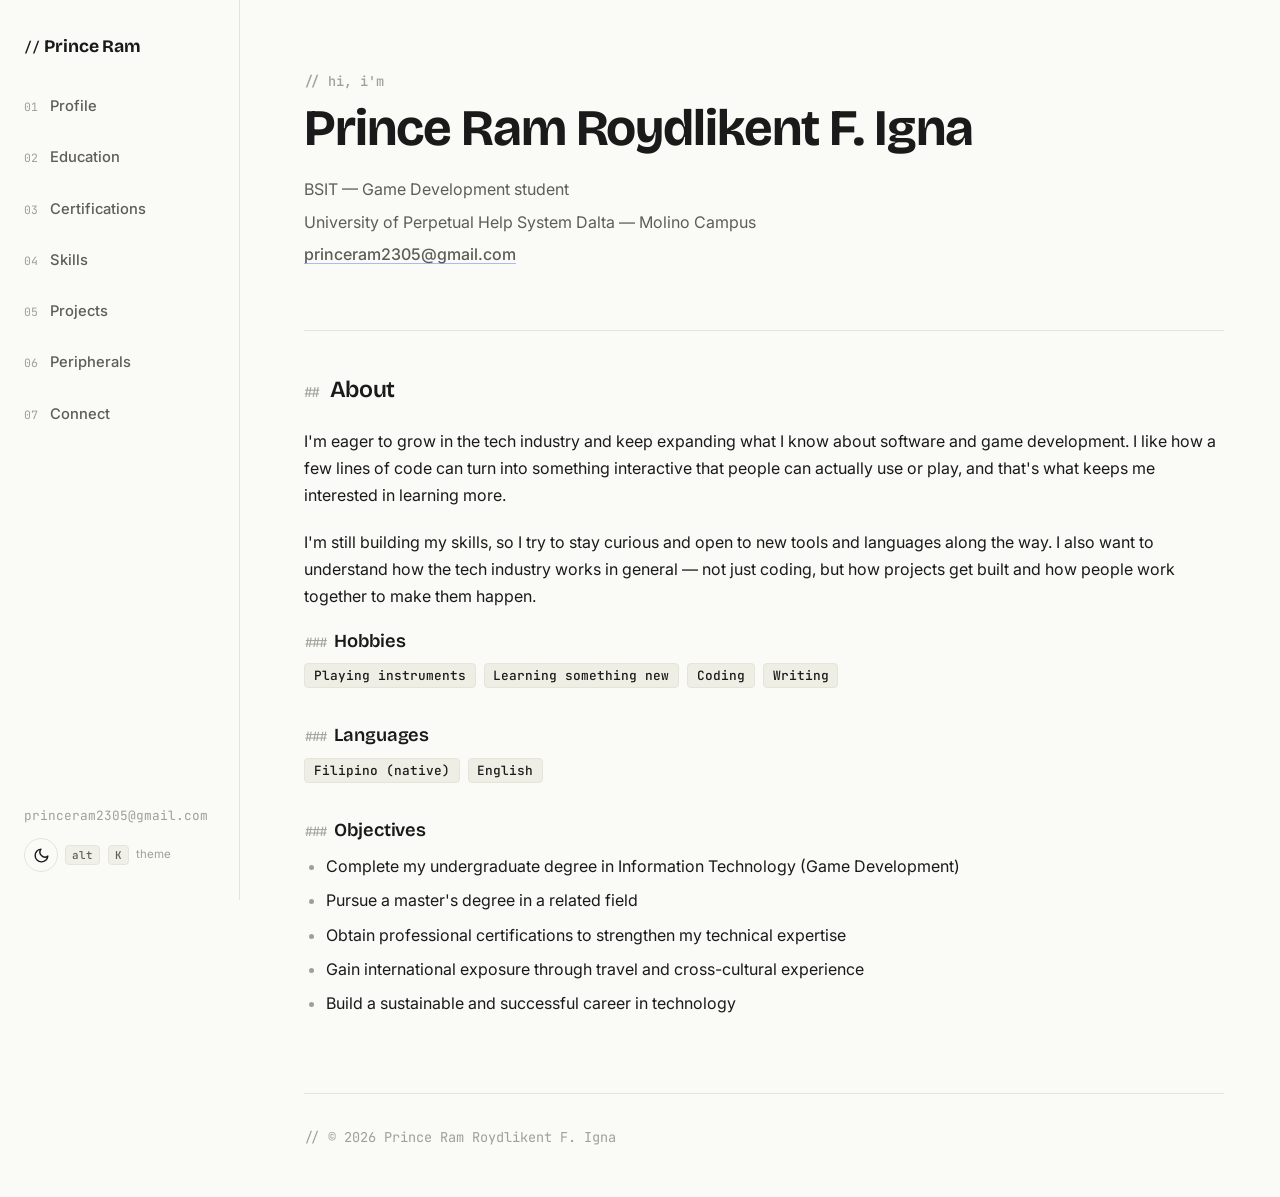
<file: index.html>
<!DOCTYPE html>
<html lang="en">
    <head>
        <meta charset="UTF-8">
        <meta name="viewport" content="width=device-width, initial-scale=1">
        <title>Prince Ram Igna — Portfolio</title>
        <meta name="author" content="Prince Ram Roydlikent F. Igna">
        <meta name="description" content="BSIT — Game Development student. Software and game dev, networking, and full-stack projects.">

        <script>
            (function () {
                try {
                    var stored = localStorage.getItem("portfolio-theme");
                    if (stored === "light" || stored === "dark") {
                        document.documentElement.setAttribute("data-theme", stored);
                    }
                } catch (e) {}
            })();
        </script>

        <link rel="preconnect" href="https://fonts.googleapis.com">
        <link rel="preconnect" href="https://fonts.gstatic.com" crossorigin>
        <link href="https://fonts.googleapis.com/css2?family=Bricolage+Grotesque:opsz,wght@12..96,500;12..96,600;12..96,700;12..96,800&family=Inter:wght@400;500;600;700&family=JetBrains+Mono:wght@400;500&display=swap" rel="stylesheet">
        <link rel="stylesheet" href="css/style.css">
    </head>

    <body>
        <!-- Page Navigation -->
        <aside class="sidebar">
            <div class="sidebar-top">
                <a href="index.html" class="sidebar-brand"><span class="at">//</span>Prince Ram</a>
                <nav class="sidebar-nav" aria-label="Primary">
                    <a href="index.html"><span class="n">01</span>Profile</a>
                    <a href="src/education.html"><span class="n">02</span>Education</a>
                    <a href="src/certifications.html"><span class="n">03</span>Certifications</a>
                    <a href="src/skills.html"><span class="n">04</span>Skills</a>
                    <a href="src/projects.html"><span class="n">05</span>Projects</a>
                    <a href="src/peripherals.html"><span class="n">06</span>Peripherals</a>
                    <a href="src/connect.html"><span class="n">07</span>Connect</a>
                </nav>
            </div>

            <div class="sidebar-bottom">
                <a class="sidebar-email" href="mailto:princeram2305@gmail.com">princeram2305@gmail.com</a>
                <div class="sidebar-kbd">
                <button class="theme-toggle" type="button" aria-label="Switch theme">
                    <svg class="icon-moon" viewBox="0 0 24 24" fill="none" stroke="currentColor" stroke-width="2" stroke-linecap="round" stroke-linejoin="round" aria-hidden="true">
                        <path d="M21 12.79A9 9 0 1 1 11.21 3 7 7 0 0 0 21 12.79z"></path>
                    </svg>

                    <svg class="icon-sun" viewBox="0 0 24 24" fill="none" stroke="currentColor" stroke-width="2" stroke-linecap="round" stroke-linejoin="round" aria-hidden="true">
                        <circle cx="12" cy="12" r="4"></circle>
                        <path d="M12 2v2M12 20v2M4.93 4.93l1.41 1.41M17.66 17.66l1.41 1.41M2 12h2M20 12h2M4.93 19.07l1.41-1.41M17.66 6.34l1.41-1.41"></path>
                    </svg>
                </button>
                    <kbd>alt</kbd><kbd>K</kbd><span>theme</span>
                </div>
            </div>
        </aside>

        <!-- Main Content -->
        <main class="main">
            <div class="wrap">
                <header>
                    <p class="hello">// hi, i'm</p>
                    <h1>Prince Ram Roydlikent F. Igna</h1>
                    <p class="meta">BSIT — Game Development student</p>
                    <p class="meta">University of Perpetual Help System Dalta — Molino Campus</p>
                    <p class="meta mail"><a href="mailto:princeram2305@gmail.com">princeram2305@gmail.com</a></p>
                </header>

                <!-- About -->
                <section id="about">
                    <h2>About</h2>
                    <p>I'm eager to grow in the tech industry and keep expanding what I know about software and game development. I like how a few lines of code can turn into something interactive that people can actually use or play, and that's what keeps me interested in learning more.</p>

                    <p>I'm still building my skills, so I try to stay curious and open to new tools and languages along the way. I also want to understand how the tech industry works in general — not just coding, but how projects get built and how people work together to make them happen.</p>

                    <h3>Hobbies</h3>
                    <ul class="tags">
                        <li>Playing instruments</li>
                        <li>Learning something new</li>
                        <li>Coding</li>
                        <li>Writing</li>
                    </ul>

                    <h3>Languages</h3>
                    <ul class="tags">
                        <li>Filipino (native)</li>
                        <li>English</li>
                    </ul>

                    <h3>Objectives</h3>
                    <ul>
                        <li>Complete my undergraduate degree in Information Technology (Game Development)</li>
                        <li>Pursue a master's degree in a related field</li>
                        <li>Obtain professional certifications to strengthen my technical expertise</li>
                        <li>Gain international exposure through travel and cross-cultural experience</li>
                        <li>Build a sustainable and successful career in technology</li>
                    </ul>
                </section>

                <footer>
                    <p>// &copy; <span id="year">2026</span> Prince Ram Roydlikent F. Igna</p>
                </footer>
            </div>
        </main>

        <script src="js/script.js"></script>

    </body>
</html>
</file>
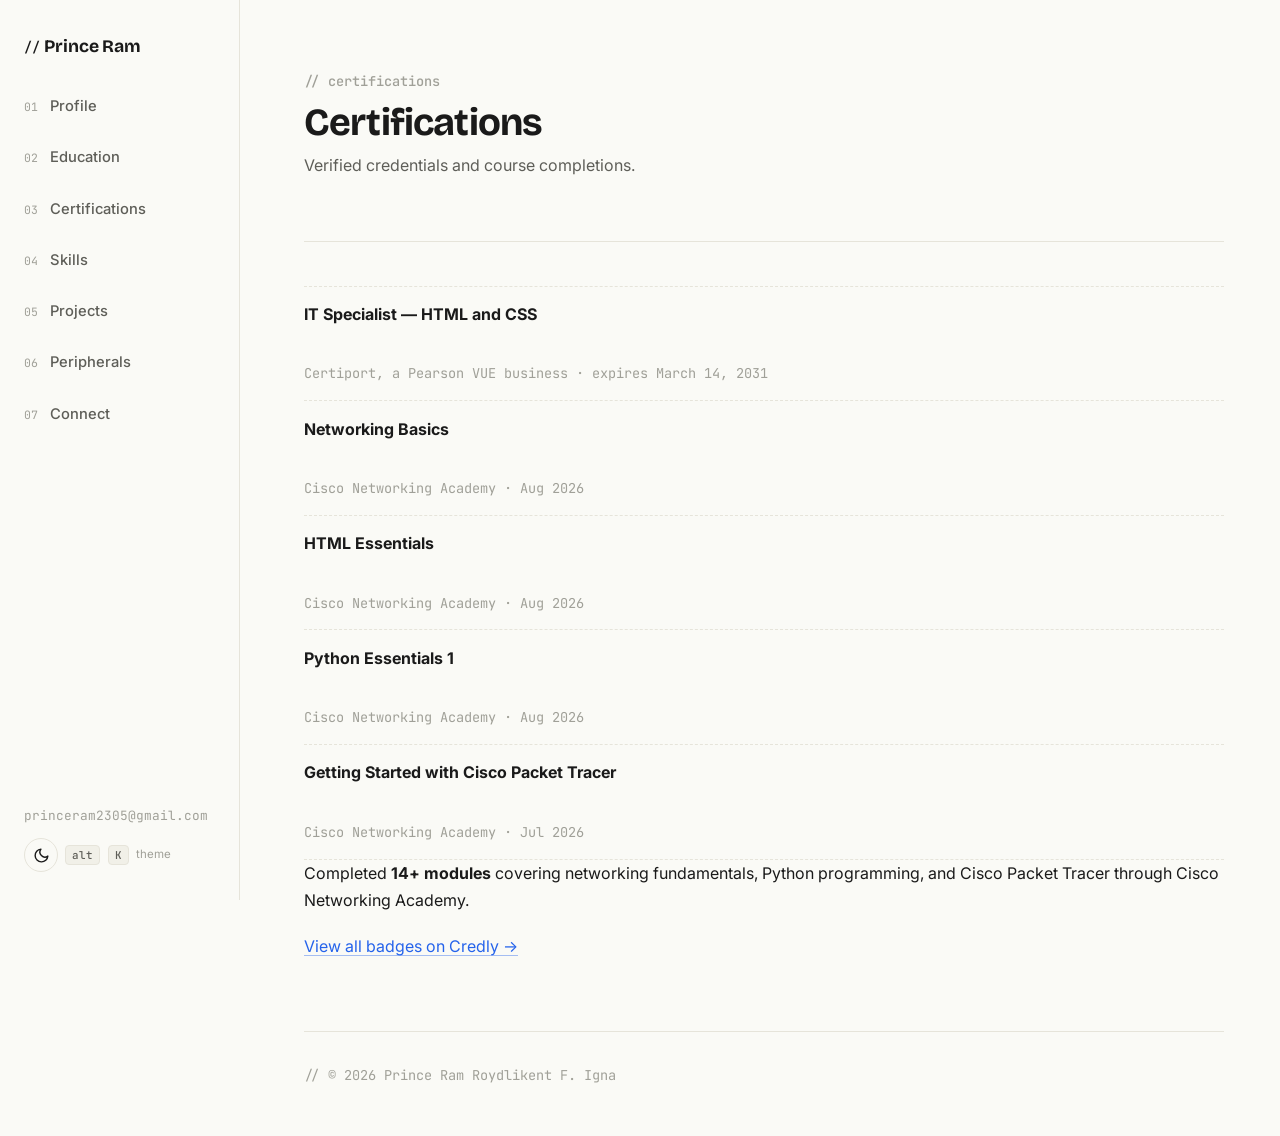
<file: src/certifications.html>
<!DOCTYPE html>
<html lang="en">
    <head>
        <title>Certifications | My Portfolio</title>
        <meta charset="UTF-8">
        <meta name="viewport" content="width=device-width, initial-scale=1">
        <meta name="author" content="Prince Ram Roydlikent F. Igna">
        <meta name="project" content="My Portfolio">
        <meta name="description" content="Professional certifications earned by Prince Ram Roydlikent F. Igna.">

        <script>
            (function () {
                try {
                    var stored = localStorage.getItem("portfolio-theme");
                    if (stored === "light" || stored === "dark") {
                        document.documentElement.setAttribute("data-theme", stored);
                    }
                } catch (e) {}
            })();
        </script>

        <link rel="preconnect" href="https://fonts.googleapis.com">
        <link rel="preconnect" href="https://fonts.gstatic.com" crossorigin>
        <link href="https://fonts.googleapis.com/css2?family=Bricolage+Grotesque:opsz,wght@12..96,500;12..96,600;12..96,700;12..96,800&family=Inter:wght@400;500;600;700&family=JetBrains+Mono:wght@400;500&display=swap" rel="stylesheet">
        <link rel="stylesheet" href="../css/style.css">
    </head>

    <body>

        <aside class="sidebar">
            <div class="sidebar-top">
                <a href="../index.html" class="sidebar-brand"><span class="at">//</span>Prince Ram</a>
                <nav class="sidebar-nav" aria-label="Primary">
                    <a href="../index.html"><span class="n">01</span>Profile</a>
                    <a href="education.html"><span class="n">02</span>Education</a>
                    <a href="certifications.html"><span class="n">03</span>Certifications</a>
                    <a href="skills.html"><span class="n">04</span>Skills</a>
                    <a href="projects.html"><span class="n">05</span>Projects</a>
                    <a href="peripherals.html"><span class="n">06</span>Peripherals</a>
                    <a href="connect.html"><span class="n">07</span>Connect</a>
                </nav>
            </div>

            <div class="sidebar-bottom">
                <a class="sidebar-email" href="mailto:princeram2305@gmail.com">princeram2305@gmail.com</a>
                <div class="sidebar-kbd">
                <button class="theme-toggle" type="button" aria-label="Switch theme">
                    <svg class="icon-moon" viewBox="0 0 24 24" fill="none" stroke="currentColor" stroke-width="2" stroke-linecap="round" stroke-linejoin="round" aria-hidden="true">
                        <path d="M21 12.79A9 9 0 1 1 11.21 3 7 7 0 0 0 21 12.79z"></path>
                    </svg>
                    <svg class="icon-sun" viewBox="0 0 24 24" fill="none" stroke="currentColor" stroke-width="2" stroke-linecap="round" stroke-linejoin="round" aria-hidden="true">
                        <circle cx="12" cy="12" r="4"></circle>
                        <path d="M12 2v2M12 20v2M4.93 4.93l1.41 1.41M17.66 17.66l1.41 1.41M2 12h2M20 12h2M4.93 19.07l1.41-1.41M17.66 6.34l1.41-1.41"></path>
                    </svg>
                </button>
                    <kbd>alt</kbd><kbd>K</kbd><span>theme</span>
                </div>
            </div>
        </aside>

        <main class="main">
            <div class="wrap">
                <header class="small">
                    <p class="hello">// certifications</p>
                    <h1>Certifications</h1>
                    <p class="meta">Verified credentials and course completions.</p>
                </header>

                <section>
                    <ul class="certs">
                        <li>
                            <strong>IT Specialist — HTML and CSS</strong>
                            <span>Certiport, a Pearson VUE business · expires March 14, 2031</span>
                        </li>
                        <li>
                            <strong>Networking Basics</strong>
                            <span>Cisco Networking Academy · Aug 2026</span>
                        </li>
                        <li>
                            <strong>HTML Essentials</strong>
                            <span>Cisco Networking Academy · Aug 2026</span>
                        </li>
                        <li>
                            <strong>Python Essentials 1</strong>
                            <span>Cisco Networking Academy · Aug 2026</span>
                        </li>
                        <li>
                            <strong>Getting Started with Cisco Packet Tracer</strong>
                            <span>Cisco Networking Academy · Jul 2026</span>
                        </li>
                    </ul>
                    <p>Completed <strong>14+ modules</strong> covering networking fundamentals, Python programming, and Cisco Packet Tracer through Cisco Networking Academy.</p>
                    <p><a href="https://www.credly.com/users/prince-ram.345c4fe8" target="_blank" rel="noopener">View all badges on Credly &rarr;</a></p>
                </section>

                <footer>
                    <p>// &copy; <span id="year">2026</span> Prince Ram Roydlikent F. Igna</p>
                </footer>
            </div>
        </main>

        <script src="../js/script.js"></script>

</body>
</html>
</file>
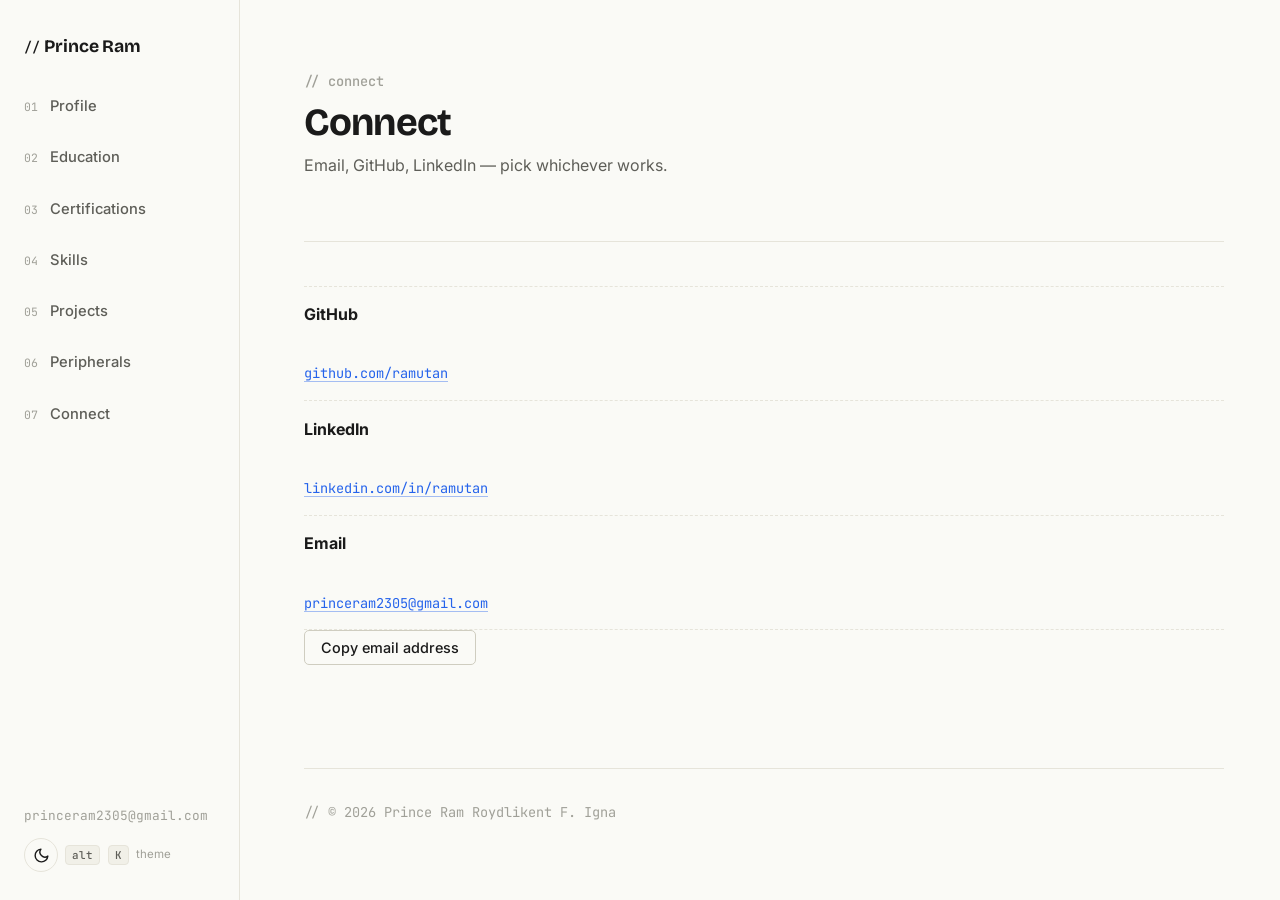
<file: src/connect.html>
<!DOCTYPE html>
<html lang="en">
    <head>
        <meta charset="UTF-8">
        <meta name="viewport" content="width=device-width, initial-scale=1">
        <title>Connect — Prince Ram Igna</title>
        <meta name="author" content="Prince Ram Roydlikent F. Igna">
        <meta name="description" content="Get in touch with Prince Ram Roydlikent F. Igna.">

        <script>
            (function () {
                try {
                    var stored = localStorage.getItem("portfolio-theme");
                    if (stored === "light" || stored === "dark") {
                        document.documentElement.setAttribute("data-theme", stored);
                    }
                } catch (e) {}
            })();
        </script>

        <link rel="preconnect" href="https://fonts.googleapis.com">
        <link rel="preconnect" href="https://fonts.gstatic.com" crossorigin>
        <link href="https://fonts.googleapis.com/css2?family=Bricolage+Grotesque:opsz,wght@12..96,500;12..96,600;12..96,700;12..96,800&family=Inter:wght@400;500;600;700&family=JetBrains+Mono:wght@400;500&display=swap" rel="stylesheet">
        <link rel="stylesheet" href="../css/style.css">
    </head>
    <body>

        <aside class="sidebar">
            <div class="sidebar-top">
                <a href="../index.html" class="sidebar-brand"><span class="at">//</span>Prince Ram</a>
                <nav class="sidebar-nav" aria-label="Primary">
                    <a href="../index.html"><span class="n">01</span>Profile</a>
                    <a href="education.html"><span class="n">02</span>Education</a>
                    <a href="certifications.html"><span class="n">03</span>Certifications</a>
                    <a href="skills.html"><span class="n">04</span>Skills</a>
                    <a href="projects.html"><span class="n">05</span>Projects</a>
                    <a href="peripherals.html"><span class="n">06</span>Peripherals</a>
                    <a href="connect.html"><span class="n">07</span>Connect</a>
                </nav>
            </div>

            <div class="sidebar-bottom">
                <a class="sidebar-email" href="mailto:princeram2305@gmail.com">princeram2305@gmail.com</a>
                <div class="sidebar-kbd">
                <button class="theme-toggle" type="button" aria-label="Switch theme">
                    <svg class="icon-moon" viewBox="0 0 24 24" fill="none" stroke="currentColor" stroke-width="2" stroke-linecap="round" stroke-linejoin="round" aria-hidden="true">
                        <path d="M21 12.79A9 9 0 1 1 11.21 3 7 7 0 0 0 21 12.79z"></path>
                    </svg>
                    <svg class="icon-sun" viewBox="0 0 24 24" fill="none" stroke="currentColor" stroke-width="2" stroke-linecap="round" stroke-linejoin="round" aria-hidden="true">
                        <circle cx="12" cy="12" r="4"></circle>
                        <path d="M12 2v2M12 20v2M4.93 4.93l1.41 1.41M17.66 17.66l1.41 1.41M2 12h2M20 12h2M4.93 19.07l1.41-1.41M17.66 6.34l1.41-1.41"></path>
                    </svg>
                </button>
                    <kbd>alt</kbd><kbd>K</kbd><span>theme</span>
                </div>
            </div>
        </aside>

        <main class="main">
            <div class="wrap">
                <header class="small">
                    <p class="hello">// connect</p>
                    <h1>Connect</h1>
                    <p class="meta">Email, GitHub, LinkedIn — pick whichever works.</p>
                </header>

                <section>
                    <ul class="certs">
                        <li>
                            <strong>GitHub</strong>
                            <span><a href="https://github.com/ramutan" target="_blank" rel="noopener">github.com/ramutan</a></span>
                        </li>
                        <li>
                            <strong>LinkedIn</strong>
                            <span><a href="https://www.linkedin.com/in/ramutan/" target="_blank" rel="noopener">linkedin.com/in/ramutan</a></span>
                        </li>
                        <li>
                            <strong>Email</strong>
                            <span><a href="mailto:princeram2305@gmail.com" id="email-link">princeram2305@gmail.com</a></span>
                        </li>
                    </ul>

                    <button type="button" class="btn" id="copy-email">Copy email address</button>
                    <p id="copy-status" role="status"></p>
                </section>

                <footer>
                    <p>// &copy; <span id="year">2026</span> Prince Ram Roydlikent F. Igna</p>
                </footer>
            </div>
        </main>

        <script src="../js/script.js"></script>
</body>
</html>
</file>
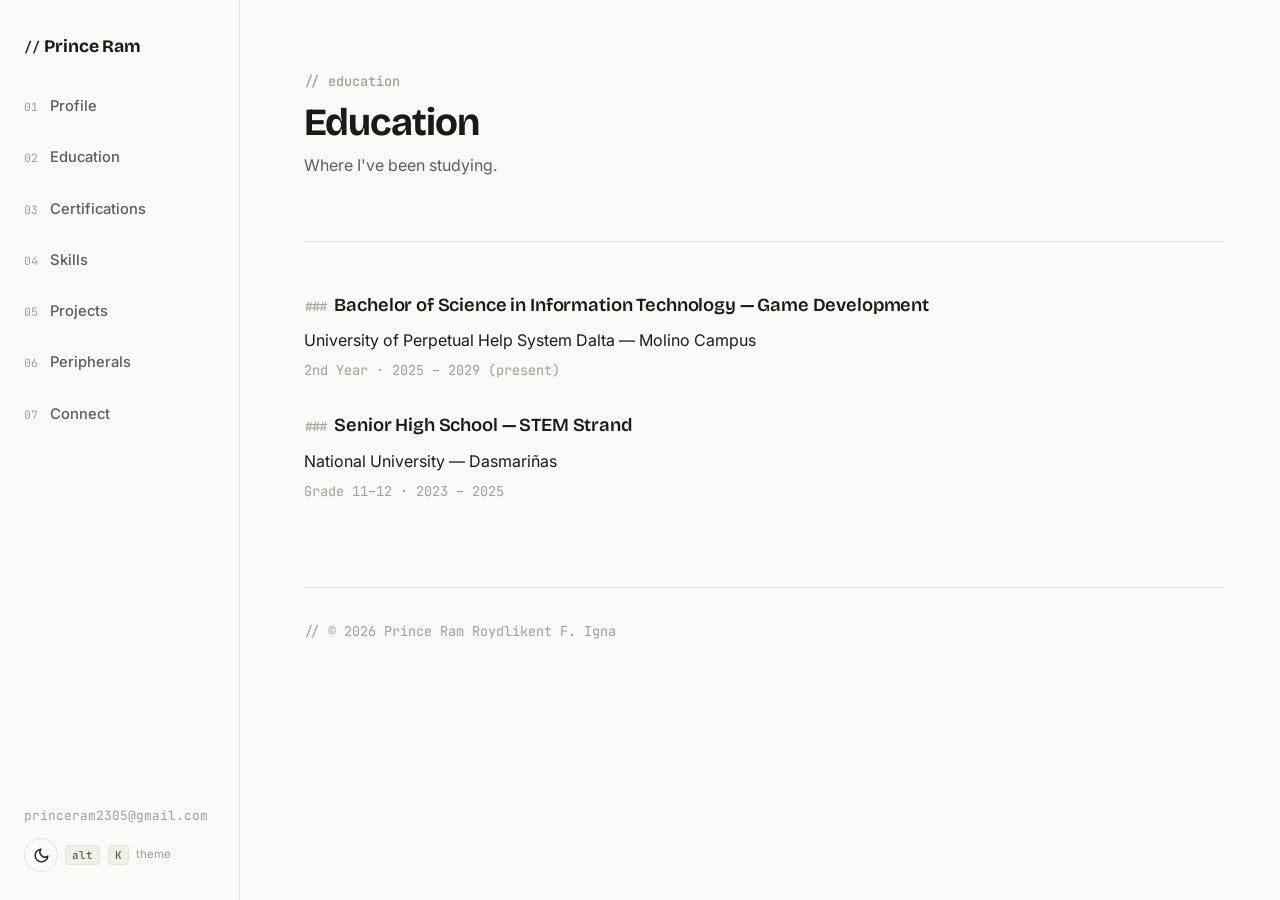
<file: src/education.html>
<!DOCTYPE html>
<html lang="en">
    <head>
        <meta charset="UTF-8">
        <meta name="viewport" content="width=device-width, initial-scale=1">
        <title>Education — Prince Ram Igna</title>
        <meta name="author" content="Prince Ram Roydlikent F. Igna">
        <meta name="description" content="Education history of Prince Ram Roydlikent F. Igna.">

        <script>
            (function () {
                try {
                    var stored = localStorage.getItem("portfolio-theme");
                    if (stored === "light" || stored === "dark") {
                        document.documentElement.setAttribute("data-theme", stored);
                    }
                } catch (e) {}
            })();
        </script>

        <link rel="preconnect" href="https://fonts.googleapis.com">
        <link rel="preconnect" href="https://fonts.gstatic.com" crossorigin>
        <link href="https://fonts.googleapis.com/css2?family=Bricolage+Grotesque:opsz,wght@12..96,500;12..96,600;12..96,700;12..96,800&family=Inter:wght@400;500;600;700&family=JetBrains+Mono:wght@400;500&display=swap" rel="stylesheet">
        <link rel="stylesheet" href="../css/style.css">
    </head>
    <body>

        <aside class="sidebar">
            <div class="sidebar-top">
                <a href="../index.html" class="sidebar-brand"><span class="at">//</span>Prince Ram</a>
                <nav class="sidebar-nav" aria-label="Primary">
                    <a href="../index.html"><span class="n">01</span>Profile</a>
                    <a href="education.html"><span class="n">02</span>Education</a>
                    <a href="certifications.html"><span class="n">03</span>Certifications</a>
                    <a href="skills.html"><span class="n">04</span>Skills</a>
                    <a href="projects.html"><span class="n">05</span>Projects</a>
                    <a href="peripherals.html"><span class="n">06</span>Peripherals</a>
                    <a href="connect.html"><span class="n">07</span>Connect</a>
                </nav>
            </div>

            <div class="sidebar-bottom">
                <a class="sidebar-email" href="mailto:princeram2305@gmail.com">princeram2305@gmail.com</a>
                <div class="sidebar-kbd">
                <button class="theme-toggle" type="button" aria-label="Switch theme">
                    <svg class="icon-moon" viewBox="0 0 24 24" fill="none" stroke="currentColor" stroke-width="2" stroke-linecap="round" stroke-linejoin="round" aria-hidden="true">
                        <path d="M21 12.79A9 9 0 1 1 11.21 3 7 7 0 0 0 21 12.79z"></path>
                    </svg>
                    <svg class="icon-sun" viewBox="0 0 24 24" fill="none" stroke="currentColor" stroke-width="2" stroke-linecap="round" stroke-linejoin="round" aria-hidden="true">
                        <circle cx="12" cy="12" r="4"></circle>
                        <path d="M12 2v2M12 20v2M4.93 4.93l1.41 1.41M17.66 17.66l1.41 1.41M2 12h2M20 12h2M4.93 19.07l1.41-1.41M17.66 6.34l1.41-1.41"></path>
                    </svg>
                </button>
                    <kbd>alt</kbd><kbd>K</kbd><span>theme</span>
                </div>
            </div>
        </aside>

        <main class="main">
            <div class="wrap">
                <header class="small">
                    <p class="hello">// education</p>
                    <h1>Education</h1>
                    <p class="meta">Where I've been studying.</p>
                </header>

                <section>
                    <div class="entry">
                        <h3>Bachelor of Science in Information Technology — Game Development</h3>
                        <p>University of Perpetual Help System Dalta — Molino Campus</p>
                        <p class="when">2nd Year · 2025 – 2029 (present)</p>
                    </div>

                    <div class="entry">
                        <h3>Senior High School — STEM Strand</h3>
                        <p>National University — Dasmariñas</p>
                        <p class="when">Grade 11–12 · 2023 – 2025</p>
                    </div>
                </section>

                <footer>
                    <p>// &copy; <span id="year">2026</span> Prince Ram Roydlikent F. Igna</p>
                </footer>
            </div>
        </main>

        <script src="../js/script.js"></script>
</body>
</html>
</file>
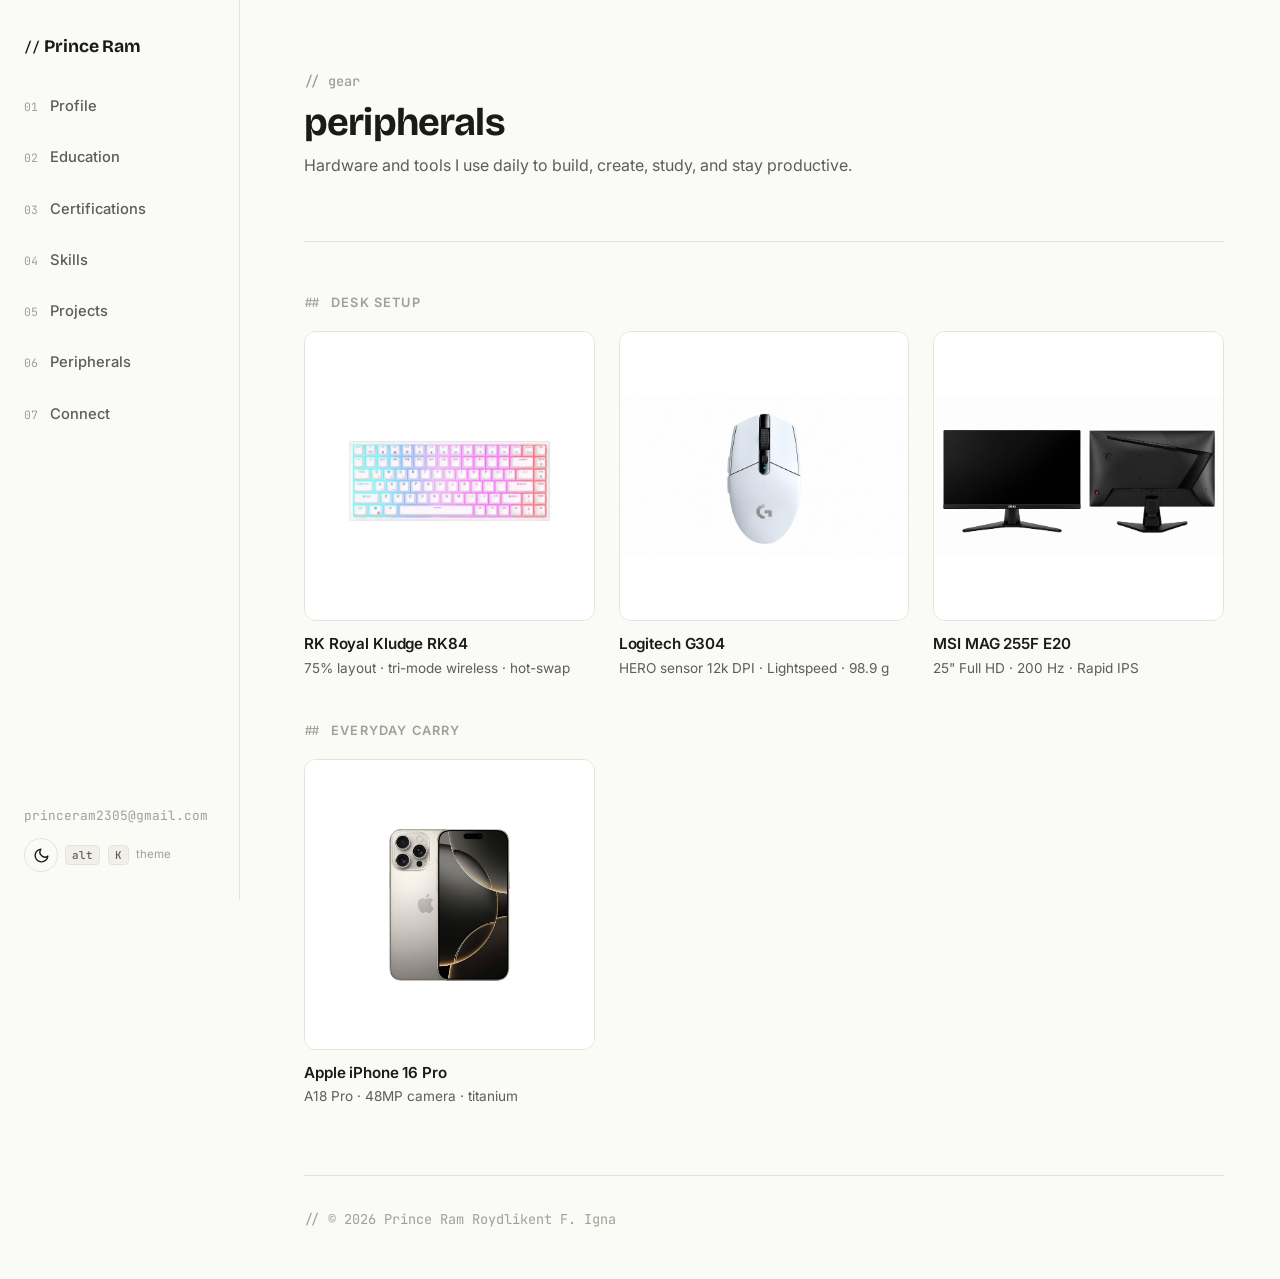
<file: src/peripherals.html>
<!DOCTYPE html>
<html lang="en">
    <head>
        <meta charset="UTF-8">
        <meta name="viewport" content="width=device-width, initial-scale=1">
        <title>Peripherals — Prince Ram Igna</title>
        <meta name="author" content="Prince Ram Roydlikent F. Igna">
        <meta name="description" content="The keyboard, mouse, monitor, and phone I use day to day.">

        <script>
            (function () {
                try {
                    var stored = localStorage.getItem("portfolio-theme");
                    if (stored === "light" || stored === "dark") {
                        document.documentElement.setAttribute("data-theme", stored);
                    }
                } catch (e) {}
            })();
        </script>

        <link rel="preconnect" href="https://fonts.googleapis.com">
        <link rel="preconnect" href="https://fonts.gstatic.com" crossorigin>
        <link href="https://fonts.googleapis.com/css2?family=Bricolage+Grotesque:opsz,wght@12..96,500;12..96,600;12..96,700;12..96,800&family=Inter:wght@400;500;600;700&family=JetBrains+Mono:wght@400;500&display=swap" rel="stylesheet">
        <link rel="stylesheet" href="../css/style.css">
    </head>
    <body>

        <aside class="sidebar">
            <div class="sidebar-top">
                <a href="../index.html" class="sidebar-brand"><span class="at">//</span>Prince Ram</a>
                <nav class="sidebar-nav" aria-label="Primary">
                    <a href="../index.html"><span class="n">01</span>Profile</a>
                    <a href="education.html"><span class="n">02</span>Education</a>
                    <a href="certifications.html"><span class="n">03</span>Certifications</a>
                    <a href="skills.html"><span class="n">04</span>Skills</a>
                    <a href="projects.html"><span class="n">05</span>Projects</a>
                    <a href="peripherals.html"><span class="n">06</span>Peripherals</a>
                    <a href="connect.html"><span class="n">07</span>Connect</a>
                </nav>
            </div>

            <div class="sidebar-bottom">
                <a class="sidebar-email" href="mailto:princeram2305@gmail.com">princeram2305@gmail.com</a>
                <div class="sidebar-kbd">
                <button class="theme-toggle" type="button" aria-label="Switch theme">
                    <svg class="icon-moon" viewBox="0 0 24 24" fill="none" stroke="currentColor" stroke-width="2" stroke-linecap="round" stroke-linejoin="round" aria-hidden="true">
                        <path d="M21 12.79A9 9 0 1 1 11.21 3 7 7 0 0 0 21 12.79z"></path>
                    </svg>
                    <svg class="icon-sun" viewBox="0 0 24 24" fill="none" stroke="currentColor" stroke-width="2" stroke-linecap="round" stroke-linejoin="round" aria-hidden="true">
                        <circle cx="12" cy="12" r="4"></circle>
                        <path d="M12 2v2M12 20v2M4.93 4.93l1.41 1.41M17.66 17.66l1.41 1.41M2 12h2M20 12h2M4.93 19.07l1.41-1.41M17.66 6.34l1.41-1.41"></path>
                    </svg>
                </button>
                    <kbd>alt</kbd><kbd>K</kbd><span>theme</span>
                </div>
            </div>
        </aside>

        <main class="main">
            <div class="wrap">
                <header class="small">
                    <p class="hello">// gear</p>
                    <h1>peripherals</h1>
                    <p class="meta">Hardware and tools I use daily to build, create, study, and stay productive.</p>
                </header>

                <section>
                    <h2 class="gear-category">Desk setup</h2>
                    <div class="gear-grid">
                        <a class="gear-card" href="https://rkgamingstore.com" target="_blank" rel="noopener">
                            <div class="gear-img">
                                <img src="../assets/rk84.png" alt="RK Royal Kludge RK84 mechanical keyboard" loading="lazy">
                            </div>
                            <h3>RK Royal Kludge RK84</h3>
                            <p class="gear-spec">75% layout · tri-mode wireless · hot-swap</p>
                        </a>

                        <a class="gear-card" href="https://www.logitech.com" target="_blank" rel="noopener">
                            <div class="gear-img">
                                <img src="../assets/g304.png" alt="Logitech G304 wireless gaming mouse" loading="lazy">
                            </div>
                            <h3>Logitech G304</h3>
                            <p class="gear-spec">HERO sensor 12k DPI · Lightspeed · 98.9 g</p>
                        </a>

                        <a class="gear-card" href="https://www.msi.com/Monitor/MAG-255F-E20" target="_blank" rel="noopener">
                            <div class="gear-img">
                                <img src="../assets/msi.png" alt="MSI MAG 255F E20 gaming monitor" loading="lazy">
                            </div>
                            <h3>MSI MAG 255F E20</h3>
                            <p class="gear-spec">25&quot; Full HD · 200 Hz · Rapid IPS</p>
                        </a>
                    </div>

                    <h2 class="gear-category">Everyday carry</h2>
                    <div class="gear-grid">
                        <a class="gear-card" href="https://www.apple.com/iphone-16-pro/" target="_blank" rel="noopener">
                            <div class="gear-img">
                                <img src="../assets/iphone.png" alt="Apple iPhone 16 Pro" loading="lazy">
                            </div>
                            <h3>Apple iPhone 16 Pro</h3>
                            <p class="gear-spec">A18 Pro · 48MP camera · titanium</p>
                        </a>
                    </div>
                </section>

                <footer>
                    <p>// &copy; <span id="year">2026</span> Prince Ram Roydlikent F. Igna</p>
                </footer>
            </div>
        </main>

        <script src="../js/script.js"></script>
</body>
</html>
</file>
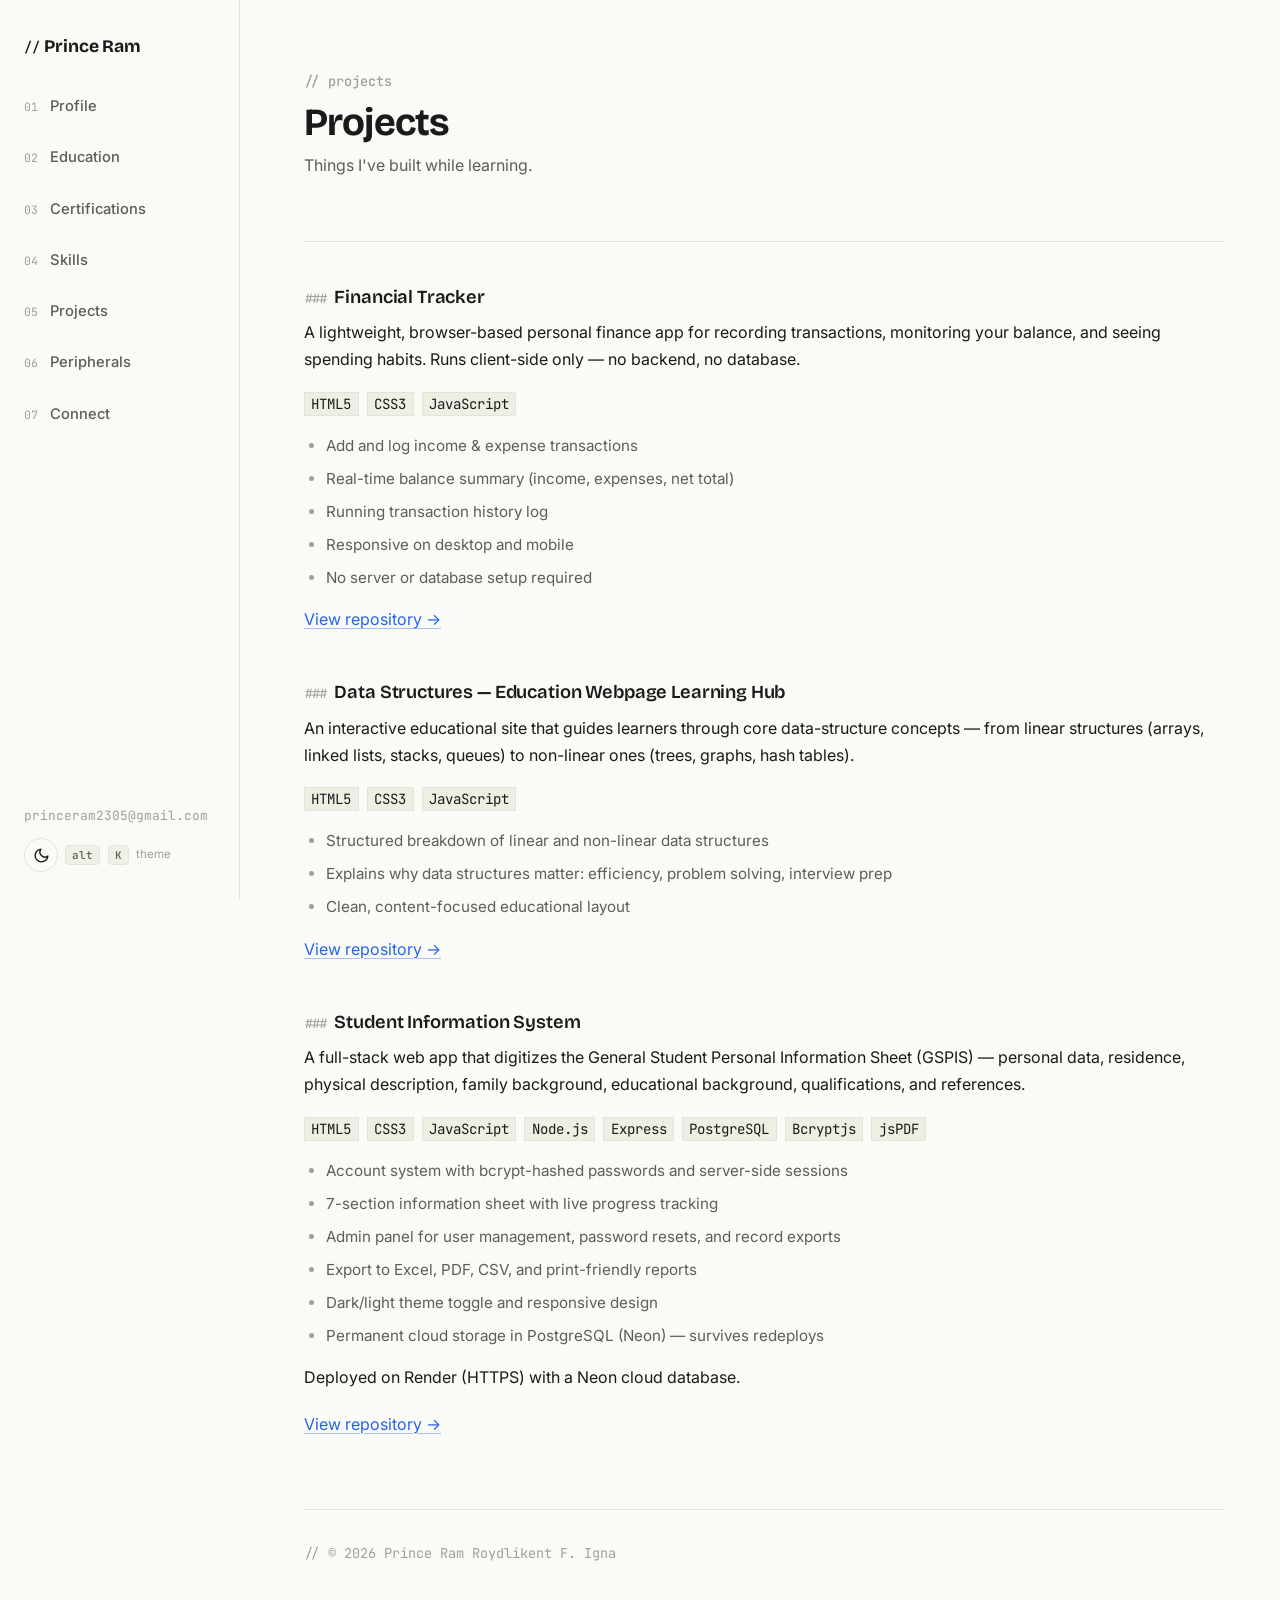
<file: src/projects.html>
<!DOCTYPE html>
<html lang="en">
    <head>
        <meta charset="UTF-8">
        <meta name="viewport" content="width=device-width, initial-scale=1">
        <title>Projects — Prince Ram Igna</title>
        <meta name="author" content="Prince Ram Roydlikent F. Igna">
        <meta name="description" content="Selected projects by Prince Ram Roydlikent F. Igna.">

        <script>
            (function () {
                try {
                    var stored = localStorage.getItem("portfolio-theme");
                    if (stored === "light" || stored === "dark") {
                        document.documentElement.setAttribute("data-theme", stored);
                    }
                } catch (e) {}
            })();
        </script>

        <link rel="preconnect" href="https://fonts.googleapis.com">
        <link rel="preconnect" href="https://fonts.gstatic.com" crossorigin>
        <link href="https://fonts.googleapis.com/css2?family=Bricolage+Grotesque:opsz,wght@12..96,500;12..96,600;12..96,700;12..96,800&family=Inter:wght@400;500;600;700&family=JetBrains+Mono:wght@400;500&display=swap" rel="stylesheet">
        <link rel="stylesheet" href="../css/style.css">
    </head>
    <body>

        <aside class="sidebar">
            <div class="sidebar-top">
                <a href="../index.html" class="sidebar-brand"><span class="at">//</span>Prince Ram</a>
                <nav class="sidebar-nav" aria-label="Primary">
                    <a href="../index.html"><span class="n">01</span>Profile</a>
                    <a href="education.html"><span class="n">02</span>Education</a>
                    <a href="certifications.html"><span class="n">03</span>Certifications</a>
                    <a href="skills.html"><span class="n">04</span>Skills</a>
                    <a href="projects.html"><span class="n">05</span>Projects</a>
                    <a href="peripherals.html"><span class="n">06</span>Peripherals</a>
                    <a href="connect.html"><span class="n">07</span>Connect</a>
                </nav>
            </div>

            <div class="sidebar-bottom">
                <a class="sidebar-email" href="mailto:princeram2305@gmail.com">princeram2305@gmail.com</a>
                <div class="sidebar-kbd">
                <button class="theme-toggle" type="button" aria-label="Switch theme">
                    <svg class="icon-moon" viewBox="0 0 24 24" fill="none" stroke="currentColor" stroke-width="2" stroke-linecap="round" stroke-linejoin="round" aria-hidden="true">
                        <path d="M21 12.79A9 9 0 1 1 11.21 3 7 7 0 0 0 21 12.79z"></path>
                    </svg>
                    <svg class="icon-sun" viewBox="0 0 24 24" fill="none" stroke="currentColor" stroke-width="2" stroke-linecap="round" stroke-linejoin="round" aria-hidden="true">
                        <circle cx="12" cy="12" r="4"></circle>
                        <path d="M12 2v2M12 20v2M4.93 4.93l1.41 1.41M17.66 17.66l1.41 1.41M2 12h2M20 12h2M4.93 19.07l1.41-1.41M17.66 6.34l1.41-1.41"></path>
                    </svg>
                </button>
                    <kbd>alt</kbd><kbd>K</kbd><span>theme</span>
                </div>
            </div>
        </aside>

        <main class="main">
            <div class="wrap">
                <header class="small">
                    <p class="hello">// projects</p>
                    <h1>Projects</h1>
                    <p class="meta">Things I've built while learning.</p>
                </header>

                <section>
                    <article class="project">
                        <h3>Financial Tracker</h3>
                        <p>A lightweight, browser-based personal finance app for recording transactions, monitoring your balance, and seeing spending habits. Runs client-side only — no backend, no database.</p>
                        <p class="stack"><code>HTML5</code> <code>CSS3</code> <code>JavaScript</code></p>
                        <ul>
                            <li>Add and log income &amp; expense transactions</li>
                            <li>Real-time balance summary (income, expenses, net total)</li>
                            <li>Running transaction history log</li>
                            <li>Responsive on desktop and mobile</li>
                            <li>No server or database setup required</li>
                        </ul>
                        <p><a href="https://github.com/ramutan/Ram-s-Financial-Tracker.git" target="_blank" rel="noopener">View repository &rarr;</a></p>
                    </article>

                    <article class="project">
                        <h3>Data Structures — Education Webpage Learning Hub</h3>
                        <p>An interactive educational site that guides learners through core data-structure concepts — from linear structures (arrays, linked lists, stacks, queues) to non-linear ones (trees, graphs, hash tables).</p>
                        <p class="stack"><code>HTML5</code> <code>CSS3</code> <code>JavaScript</code></p>
                        <ul>
                            <li>Structured breakdown of linear and non-linear data structures</li>
                            <li>Explains why data structures matter: efficiency, problem solving, interview prep</li>
                            <li>Clean, content-focused educational layout</li>
                        </ul>
                        <p><a href="https://github.com/ramutan/Data-Structures.git" target="_blank" rel="noopener">View repository &rarr;</a></p>
                    </article>

                    <article class="project">
                        <h3>Student Information System</h3>
                        <p>A full-stack web app that digitizes the General Student Personal Information Sheet (GSPIS) — personal data, residence, physical description, family background, educational background, qualifications, and references.</p>
                        <p class="stack"><code>HTML5</code> <code>CSS3</code> <code>JavaScript</code> <code>Node.js</code> <code>Express</code> <code>PostgreSQL</code> <code>Bcryptjs</code> <code>jsPDF</code></p>
                        <ul>
                            <li>Account system with bcrypt-hashed passwords and server-side sessions</li>
                            <li>7-section information sheet with live progress tracking</li>
                            <li>Admin panel for user management, password resets, and record exports</li>
                            <li>Export to Excel, PDF, CSV, and print-friendly reports</li>
                            <li>Dark/light theme toggle and responsive design</li>
                            <li>Permanent cloud storage in PostgreSQL (Neon) — survives redeploys</li>
                        </ul>
                        <p>Deployed on Render (HTTPS) with a Neon cloud database.</p>
                        <p><a href="https://github.com/ramutan/Student-Information-System.git" target="_blank" rel="noopener">View repository &rarr;</a></p>
                    </article>
                </section>

                <footer>
                    <p>// &copy; <span id="year">2026</span> Prince Ram Roydlikent F. Igna</p>
                </footer>
            </div>
        </main>

        <script src="../js/script.js"></script>
</body>
</html>
</file>
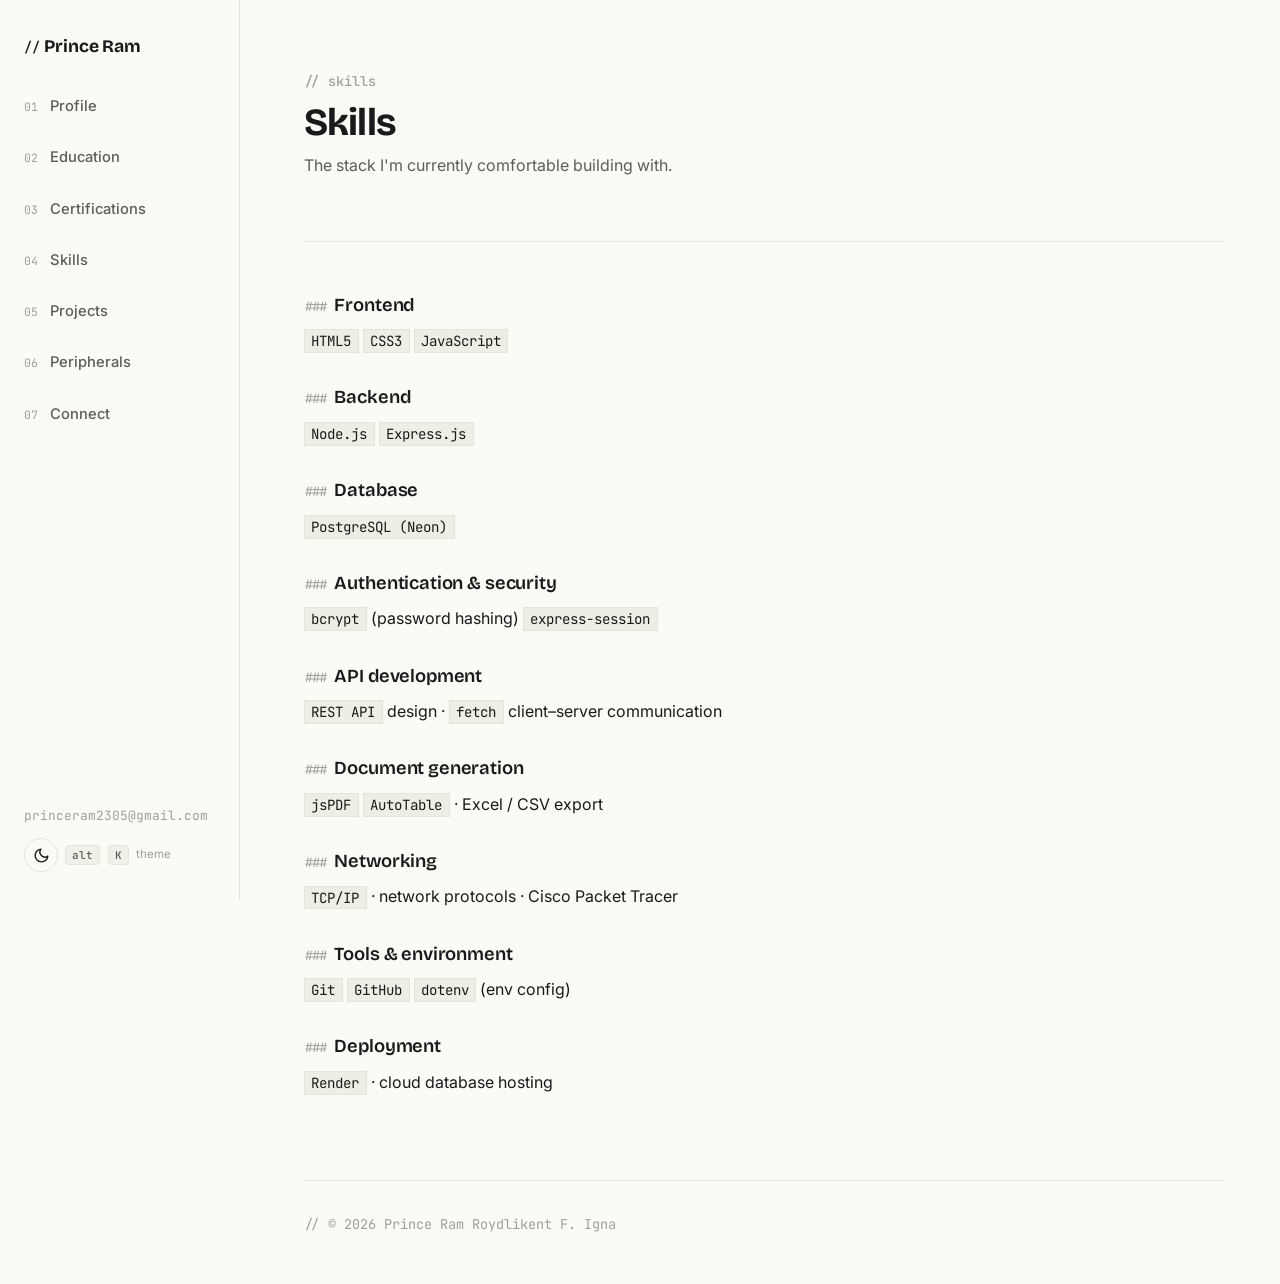
<file: src/skills.html>
<!DOCTYPE html>
<html lang="en">
    <head>
        <meta charset="UTF-8">
        <meta name="viewport" content="width=device-width, initial-scale=1">
        <title>Skills — Prince Ram Igna</title>
        <meta name="author" content="Prince Ram Roydlikent F. Igna">
        <meta name="description" content="Technical skill stack of Prince Ram Roydlikent F. Igna.">

        <script>
            (function () {
                try {
                    var stored = localStorage.getItem("portfolio-theme");
                    if (stored === "light" || stored === "dark") {
                        document.documentElement.setAttribute("data-theme", stored);
                    }
                } catch (e) {}
            })();
        </script>

        <link rel="preconnect" href="https://fonts.googleapis.com">
        <link rel="preconnect" href="https://fonts.gstatic.com" crossorigin>
        <link href="https://fonts.googleapis.com/css2?family=Bricolage+Grotesque:opsz,wght@12..96,500;12..96,600;12..96,700;12..96,800&family=Inter:wght@400;500;600;700&family=JetBrains+Mono:wght@400;500&display=swap" rel="stylesheet">
        <link rel="stylesheet" href="../css/style.css">
    </head>
    <body>

        <aside class="sidebar">
            <div class="sidebar-top">
                <a href="../index.html" class="sidebar-brand"><span class="at">//</span>Prince Ram</a>
                <nav class="sidebar-nav" aria-label="Primary">
                    <a href="../index.html"><span class="n">01</span>Profile</a>
                    <a href="education.html"><span class="n">02</span>Education</a>
                    <a href="certifications.html"><span class="n">03</span>Certifications</a>
                    <a href="skills.html"><span class="n">04</span>Skills</a>
                    <a href="projects.html"><span class="n">05</span>Projects</a>
                    <a href="peripherals.html"><span class="n">06</span>Peripherals</a>
                    <a href="connect.html"><span class="n">07</span>Connect</a>
                </nav>
            </div>

            <div class="sidebar-bottom">
                <a class="sidebar-email" href="mailto:princeram2305@gmail.com">princeram2305@gmail.com</a>
                <div class="sidebar-kbd">
                <button class="theme-toggle" type="button" aria-label="Switch theme">
                    <svg class="icon-moon" viewBox="0 0 24 24" fill="none" stroke="currentColor" stroke-width="2" stroke-linecap="round" stroke-linejoin="round" aria-hidden="true">
                        <path d="M21 12.79A9 9 0 1 1 11.21 3 7 7 0 0 0 21 12.79z"></path>
                    </svg>
                    <svg class="icon-sun" viewBox="0 0 24 24" fill="none" stroke="currentColor" stroke-width="2" stroke-linecap="round" stroke-linejoin="round" aria-hidden="true">
                        <circle cx="12" cy="12" r="4"></circle>
                        <path d="M12 2v2M12 20v2M4.93 4.93l1.41 1.41M17.66 17.66l1.41 1.41M2 12h2M20 12h2M4.93 19.07l1.41-1.41M17.66 6.34l1.41-1.41"></path>
                    </svg>
                </button>
                    <kbd>alt</kbd><kbd>K</kbd><span>theme</span>
                </div>
            </div>
        </aside>

        <main class="main">
            <div class="wrap">
                <header class="small">
                    <p class="hello">// skills</p>
                    <h1>Skills</h1>
                    <p class="meta">The stack I'm currently comfortable building with.</p>
                </header>

                <section>
                    <div class="entry"><h3>Frontend</h3><p><code>HTML5</code> <code>CSS3</code> <code>JavaScript</code></p></div>
                    <div class="entry"><h3>Backend</h3><p><code>Node.js</code> <code>Express.js</code></p></div>
                    <div class="entry"><h3>Database</h3><p><code>PostgreSQL (Neon)</code></p></div>
                    <div class="entry"><h3>Authentication &amp; security</h3><p><code>bcrypt</code> (password hashing) <code>express-session</code></p></div>
                    <div class="entry"><h3>API development</h3><p><code>REST API</code> design · <code>fetch</code> client–server communication</p></div>
                    <div class="entry"><h3>Document generation</h3><p><code>jsPDF</code> <code>AutoTable</code> · Excel / CSV export</p></div>
                    <div class="entry"><h3>Networking</h3><p><code>TCP/IP</code> · network protocols · Cisco Packet Tracer</p></div>
                    <div class="entry"><h3>Tools &amp; environment</h3><p><code>Git</code> <code>GitHub</code> <code>dotenv</code> (env config)</p></div>
                    <div class="entry"><h3>Deployment</h3><p><code>Render</code> · cloud database hosting</p></div>
                </section>

                <footer>
                    <p>// &copy; <span id="year">2026</span> Prince Ram Roydlikent F. Igna</p>
                </footer>
            </div>
        </main>

        <script src="../js/script.js"></script>
</body>
</html>
</file>
<file: css/style.css>
/* ---------- Theme tokens ---------- */
:root {
    /* Light theme (default) */
    --bg:           #FAFAF6;
    --bg-elevated:  #FFFFFF;
    --bg-muted:     #F1F0E8;
    --text:         #1A1A1A;
    --text-muted:   #5E5E58;
    --text-faint:   #A0A098;
    --border:       #E6E4DA;
    --border-strong:#CFCDC0;
    --accent:       #2563EB;
    --accent-soft:  #DBE4FF;
    --accent-ink:   #1E40AF;
    --code-bg:      #EFEEE5;

    /* Typography */
    --display: "Bricolage Grotesque", "Trebuchet MS", sans-serif;
    --body:    "Inter", "Segoe UI", system-ui, sans-serif;
    --mono:    "JetBrains Mono", ui-monospace, "SFMono-Regular", Menlo, monospace;

    /* Layout */
    --sidebar-w: 240px;
    --radius: 12px;
    --radius-sm: 5px;
}

/* Dark theme */
:root[data-theme="dark"] {
    --bg:           #0B0B0C;
    --bg-elevated:  #151516;
    --bg-muted:     #1B1B1D;
    --text:         #F4F4F0;
    --text-muted:   #9B9BA0;
    --text-faint:   #5E5E63;
    --border:       #262628;
    --border-strong:#38383B;
    --accent:       #8FB4FF;
    --accent-soft:  #1B2540;
    --accent-ink:   #B4C8FF;
    --code-bg:      #1B1B1D;
}

/* Dark theme for users with dark mode preference */
@media (prefers-color-scheme:dark) {
    :root:not([data-theme="light"]):not([data-theme="dark"]) {
        --bg:           #0B0B0C;
        --bg-elevated:  #151516;
        --bg-muted:     #1B1B1D;
        --text:         #F4F4F0;
        --text-muted:   #9B9BA0;
        --text-faint:   #5E5E63;
        --border:       #262628;
        --border-strong:#38383B;
        --accent:       #8FB4FF;
        --accent-soft:  #1B2540;
        --accent-ink:   #B4C8FF;
        --code-bg:      #1B1B1D;
    }
}

/* ---------- Reset / Base Styles ---------- */
*, *::before, *::after {box-sizing: border-box;}

html {
    scroll-behavior: smooth;
    -webkit-text-size-adjust: 100%;
}

body {
    margin: 0;
    font: 400 1rem/1.7 var(--body);
    color: var(--text);
    background: var(--bg);
    -webkit-font-smoothing: antialiased;
    -moz-osx-font-smoothing: grayscale;
    transition: background .25s ease, color 0.25s ease;
}

::selection { background: var(--accent-soft); color: var(--text); }

 /* ---------- Layout ---------- */
 body {
    display:flex;
    min-height: 100vh;
 }

 /* ---------- Sidebar ---------- */
 .sidebar {
    position: sticky;
    top: 0;
    height: 100vh;
    width: var(--sidebar-w);
    flex-shrink: 0;
    display: flex;
    flex-direction: column;
    justify-content: space-between;
    padding: 2.25rem 1.5rem 1.75rem;
    border-right: 1px solid var(--border);
    background: var(--bg);
    z-index: 40;
}

.sidebar-top { display: flex; flex-direction: column; gap: 2rem; }

.sidebar-brand {
    font: 700 1.1rem var(--display);
    color: var(--text);
    text-decoration: none;
    letter-spacing: -.01em;
}

.sidebar-brand:hover { color: var(--accent); }

.sidebar-brand .at {
    font: 500 .85rem var(--mono);
    color: var (--text-faint);
    margin-right: .3rem;
}

.sidebar-nav {
    display: flex;
    flex-direction: column;
    gap: 1rem;
}

.sidebar-nav a {
    color: var(--text-muted);
    text-decoration: none;
    font-size: .92rem;
    font-weight: 500;
    padding: .32rem 0;
    display: flex;
    align-items: baseline;  
    gap: .5rem;
    transition: color .18s ease;
}

.sidebar-nav a .n {
    font: 400 .72rem var(--mono);
    color: var(--text-faint);
    min-width: 1.1rem;
}

.sidebar-nav a:hover { color: var(--text); }
.sidebar-nav a[aria-current="page"] { color: var(--text); font-weight: 600; }
.sidebar-nav a[aria-current="page"] .n {color: var(--accent);}

.sidebar-bottom {
    display: flex;
    flex-direction: column;
    gap: .9rem;
}

.sidebar-email {
    font: 400 .8rem var(--mono);
    color: var(--text-faint);
    text-decoration: none;
    word-break: break-all;
    transition: color .18s ease;
}

.sidebar-email:hover { color: var(--accent); }

.sidebar-kbd {
    display: flex;
    align-items: center;
    gap: .45rem;
}

.sidebar-kbd kbd {
    font: 500 .68rem var(--mono);
    background: var(--bg-muted);
    border: 1px solid var(--border);
    border-radius: 4px;
    padding: .14rem .38rem;
    color: var(--text-muted);
}

.sidebar-kbd span {
    font-size: .72rem;
    color: var(--text-faint);
}

/* ---------- Main content ---------- */
.main {
    flex: 1;
    min-width: 0;
    padding: 0 3rem 0 3.5rem;
}

.main .wrap {
    max-width: 920px;
    margin: 0 auto;
    padding: 0;
}

/* ---------- Hero (home) ---------- */
header {
    padding: 4.5rem 0 3.5rem;
}

header .hello {
    font: 500 .85rem var(--mono);
    color: var(--text-faint);
    margin: 0 0 .75rem;
}

header h1 {
    font: 700 clamp(2rem, 6vw, 3.2rem)/1.05 var(--display);
    letter-spacing: -.022em;
    margin: 0 0 1.25rem;
    color: var(--text);
}

header h1::before {content: none;}

header .meta {
    margin: 0 0 .35rem;
    color: var(--text-muted);
    font-size: 1rem;
}

header .meta a { color: var(--text-muted); }
header .mail { font-weight: 500; }

/* ---------- Small header for inner pages ---------- */
header .small { padding: 3.5rem 0 2rem; }

header.small h1 {
    font-size: clamp(1.7rem, 4.5vw, 2.4rem);
    margin: 0 0 .6rem;
}

header.small .meta { margin-top: .4rem; }

/* ---------- Sections ---------- */
section {
    padding: 2.75rem 0 3.25rem;
    border-top: 1px solid var(--border);
}

/* ---------- Headings ---------- */
h1, h2, h3, h4 {
    color: var(--text);
    font-family: var(--display);
}

h2 {
    font: 600 1.45rem/1.25 var(--display);
    letter-spacing: -.012em;
    margin: 0 0 1.5rem;
    display: flex;
    align-items: baseline;
    gap: .5rem;
}

h2::before {
    content: "##";
    font: 500 .85rem var(--mono);
    color: var(--text-faint);
    letter-spacing: 0;
    margin-right: .1rem;
    flex-shrink: 0;
}

h3 {
    font: 600 1.15rem/1.3 var(--display);
    letter-spacing: -.008em;
    margin: 2.25rem 0 .6rem;
    display: flex;
    align-items: baseline;
    gap: .4rem;
}

h3:first-of-type { margin-top: .5rem; }

h3::before {
    content: "###";
    font: 500 .8rem var(--mono);
    color: var(--text-faint);
    letter-spacing: 0;
    flex-shrink: 0;
}

h4 {
    font: 600 .8rem var(--body);
    text-transform: uppercase;
    letter-spacing: .07em;
    color: var(--text-faint);
    margin: 1.5rem 0 .5rem;
}

/* ---------- Paragraphs ---------- */
p {
    margin: 0 0 1.2rem;
    color: var(--text);
}

p.lead, p.muted { color: var(--text-muted); }

/* ---------- Lists ---------- */
ul, ol {
    padding-left: 1.4rem;
    margin: 0 0 1.5rem;
}

li {
    margin-bottom: .5rem;
    color: var(--text);
    line-height: 1.65;
}

li::marker { color: var(--text-faint); }
li strong {color: var(--text);}
 
/* ---------- Links ---------- */
a {
    color: var(--accent);
    text-decoration: underline;
    text-decoration-color: color-mix(in srgb, var(--accent) 40%, transparent);
    text-underline-offset: 3px;
    text-decoration-thickness: 1px;
    transition: text-decorat
    ion-color .2s ease, color .2s ease;
}

a:hover { text-decoration-color: var(--accent); }

a:focus-visible {
    outline: 2px solid var(--accent);
    outline-offset: 3px;
    border-radius: 2px;
}

/* ---------- Code or Tech Tags ---------- */
code, kbd, .mono {
    font-family: var(--mono);
    font-size: .88rem;
    background: var(--code-bg);
    border: 1px solid var(--border);
    padding: .12rem .4rem;
    border-radius: 1px solid var(--border);
    color: var(--text);
}

/* ---------- Inline tech tags ---------- */
.tags {
    display: flex;
    flex-wrap: wrap;
    gap: .5rem;
    list-style: none;
    padding: 0;
    margin: .25rem 0 1.5rem;
}

.tags li {
    font: 500 .8rem var(--mono);
    color: var(--text);
    background: var(--code-bg);
    border: 1px solid var(--border);
    padding: .2rem .55rem;
    border-radius: 4px;
    margin: 0;
}

/* ---------- Education  ---------- */
.entry {
    margin: 0 0 2rem;
    padding: 0;
}

.entry p { margin: 0 0 .3rem; color: var(--text); }

.entry .when {
    color: var(--text-faint);
    font-size: .85rem;
    font-family: var(--mono);
    margin: 0;
}

/* ----------Certifications ---------- */
.certs { list-style: none; padding: 0; margin: 0;}

.certs li {
    padding: .9rem 0;
    border-bottom: 1px dashed var(--border);
    margin: 0;
    color: var(--text);
}

.certs li:first-child { border-top: 1px dashed var(--border); }
.certs li strong { display: block; margin-bottom: 2rem; }
.certs li span {
    color: var(--text-faint);
    font-size: .85rem;
    font-family: var(--mono);
}

/* ---------- Projects ---------- */
.project {
    margin: 0 0 3rem;
    padding: 0;
}

.project:last-child { margin-bottom: 0; }
.project h3 { margin-top: 0; }

.project .stack {
    color: var(--text-faint);
    font-size: .85rem;
    font-family: var(--mono);
    margin: .3rem 0 1rem;
}

.project ul { margin: .5rem 0 1rem; }
.project ul li { font-size: .95rem; color: var(--text-muted); }

/* ---------- Peripherals ---------- */
.gear-category {
    font: 600 .8rem var(--body);
    text-transform: uppercase;
    letter-spacing: .09em;
    color: var(--text-faint);
    margin: 2.75rem 0 1.25rem;
    display: flex;
    align-items: center;
    gap: .6rem;
}

.gear-category::before {
    content: "##";
    font: 500 .8rem var(--mono);
    color: var(--text-faint);
    text-transform: none;
    letter-spacing: 0;
}

.gear-category:first-of-type { margin-top: .5rem; }

.gear-grid {
    display: grid;
    grid-template-columns: repeat(3, 1fr);
    gap: 1.75rem 1.5rem;
    margin: 0 0 1rem;
    padding: 0;
    list-style: none;
}

@media (max-width: 1150px) {
    .gear-grid { grid-template-columns: repeat(2, 1fr);}
}

@media (max-width: 620px) {
    .gear-grid {grid-template-columns: 1fr; }
}

.gear-card {
    display: block;
    text-decoration: none;
    color: inherit;
    border-radius: var(--radius);
}

.gear-card:focus-visible {
    outline: 2px solid var(--accent);
    outline-offset: 4px;
}

.gear-card .gear-img {
    aspect-ratio: 1 / 1;
    border-radius: var(--radius);
    overflow: hidden;
    background: var(--bg-muted);
    border: 1px solid var(--border);
    margin: 0 0 .8rem;
}

.gear-card .gear-img img {
    width: 100%;
    height: 100%;
    object-fit: contain;
    background: #fff;
    display: block;
    transition: transform .35s ease;
}

.gear-card:hover .gear-img img { transform: scale(1.045); }
.gear-card:hover .gear-img { border-color: var(--border-strong);}

.gear-card h3 {
    font: 600 .95rem/1.35 var(--body);
    color: var(--text);
    margin: 0;
    display: block;
}

.gear-card h3::before { content: none; }
.gear-card .gear-spec {
    font: 400 .85rem/1.5 var(--body);
    color: var(--text-muted);
    margin: .2rem 0 0;
}

/* ---------- Buttons ---------- */
button.btn {
    font: 500 .9rem var(--body);
    color: var(--text);
    background: var(--bg);
    border: 1px solid var(--border-strong);
    padding: .5rem 1rem;
    border-radius: var(--radius-sm);
    cursor: pointer;
    transition: background-color .2s ease, border-color .2s ease, color .2s ease;
}

button.btn:hover {
    background: var(--bg-muted);
    border-color: var(--accent);
    color: var(--accent);
}

button.btn:focus-visible {
    outline: 2px solid var(--accent);
    outline-offset: 2px;
}

#copy-status {
    margin-top: .75rem;
    font-size: .85rem;
    color: var(--text-muted);
    font-family: var(--mono);
    min-height: 1.2rem;
}

/* ---------- Footer ---------- */
footer {
    border-top: 1px solid var(--border);
    padding: 2rem 0 3rem;
}

footer p {
    margin: 0;
    color: var(--text-faint);
    font-size: .85rem;
    font-family: var(--mono);
}

/* ---------- Theme toggle ---------- */
.theme-toggle {
    display: inline-flex;
    align-items: center;
    justify-content: center;
    width: 34px;
    height: 34px;
    padding: 0;
    background: transparent;
    border: 1px solid var(--border);
    border-radius: 50%;
    cursor: pointer;
    color: var(--text);
    transition: background-color .2s ease, border-color .2s ease;
    flex-shrink: 0;
}

.theme-toggle:hover {
    background: var(--bg-muted);
    border-color: var(--border-strong);
}

.theme-toggle:focus-visible {
    outline: 2px solid var(--accent);
    outline-offset: 2px;
}

.theme-toggle svg { width: 17px; height: 17px; }
.theme-toggle .icon-sun  { display: none; }
.theme-toggle .icon-moon { display: block; }

:root[data-theme="dark"]    .theme-toggle .icon-sun  { display: block; }
:root[data-theme="dark"]    .theme-toggle .icon-moon { display: none; }

@media (prefers-color-scheme: dark) {
    :root:not([data-theme="light"]):not([data-theme="dark"]) .theme-toggle .icon-sun  { display: block; }
    :root:not([data-theme="light"]):not([data-theme="dark"]) .theme-toggle .icon-moon { display: none; }
}

/* ---------- Motion safety ---------- */
@media (prefers-reduced-motion: reduce) {
    html { scroll-behavior: auto; }
    *, *::before, *::after {
        transition: none !important;
        animation: none !important;
    }
}

@media (max-width: 900px) {
    body { flex-direction: column; }

  .sidebar {
        position: sticky;
        top: 0;
        height: auto;
        width: 100%;
        flex-direction: row;
        align-items: center;
        justify-content: space-between;
        gap: 1rem;
        padding: .7rem 1.15rem;
        border-right: 0;
        border-bottom: 1px solid var(--border);
        background: color-mix(in srgb, var(--bg) 88%, transparent);
        backdrop-filter: saturate(180%) blur(12px);
        -webkit-backdrop-filter: saturate(180%) blur(12px);
    }

    .sidebar-top {
        flex-direction: row;
        align-items: center;
        gap: 1.1rem;
        min-width: 0;
        flex: 1;
    }

    .sidebar-brand { margin: 0; flex-shrink: 0; font-size: .95rem; }
    .sidebar-nav {
        flex-direction: row;
        gap: 1rem;
        overflow-x: auto;
        scrollbar-width: none;
        -ms-overflow-style: none;
    }

    .sidebar-nav::-webkit-scrollbar { display: none; }

    .sidebar-nav a { white-space: nowrap; padding: .2rem 0; }
    .sidebar-nav a .n { display: none; }

    .sidebar-bottom { flex-direction: row; align-items: center; gap: .6rem; }
    .sidebar-email { display: none; }
    .sidebar-kbd { display: none; }

    .main { padding: 0 1.15rem; }
    header { padding: 3rem 0 2.25rem; }
    section { padding: 2.25rem 0 2.5rem; }
    .gear-grid { gap: 1.25rem; }
}
</file>
